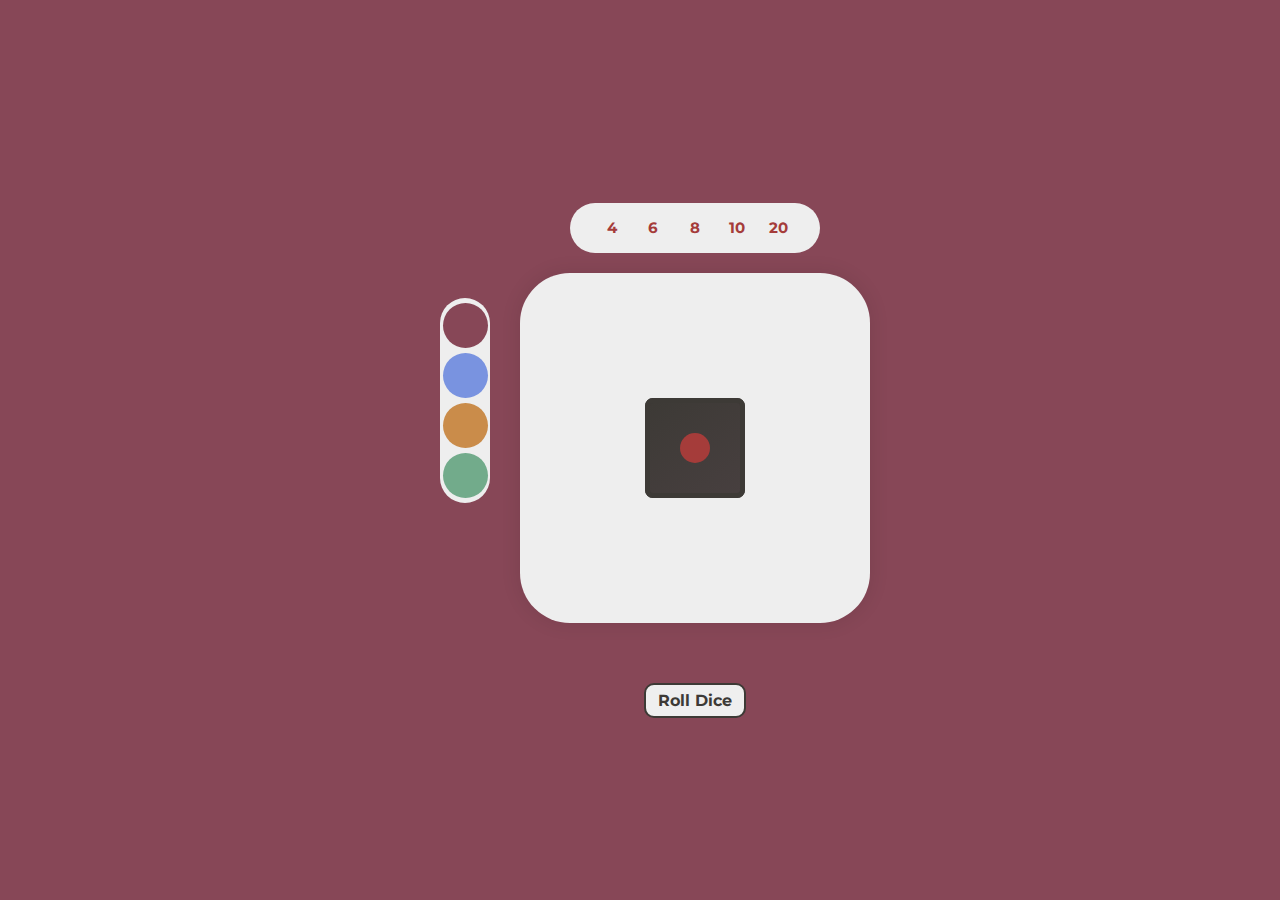
<file: index.html>
<!DOCTYPE html>
<html lang="en">
<head>
    <meta charset="UTF-8">
    <meta name="viewport" content="width=device-width, initial-scale=1.0">
    <title>DnD Online Dice roller</title>
    <link rel="preconnect" href="https://fonts.googleapis.com">
<link rel="preconnect" href="https://fonts.gstatic.com" crossorigin>
<link href="https://fonts.googleapis.com/css2?family=Caveat&family=Libre+Baskerville&family=Montserrat:ital,wght@0,100..900;1,100..900&family=Poppins:wght@300&family=Roboto+Slab:wght@300&display=swap" rel="stylesheet">
    <link rel="stylesheet" href="style.css">

</head>
<body>
    <div class="themes">
        <a href="index.html" class="colour red"></a>
        <a href="blue.html" class="colour blue"></a>
        <a href="yellow.html" class="colour yellow"></a>
        <a href="green.html" class="colour green"></a>
    </div>
    <div class="container">

        <div class="selection">
            
            <a href="">4</a>
            <a href="index.html">6</a>
            <a href="">8</a>
            <a href="">10</a>
            <a href="">20</a>
        </div>
    
        <div class="containers">
            <div class="dice">
                <div class="face front"></div>
                <div class="face back"></div>
                <div class="face top"></div>
                <div class="face bottom"></div>
                <div class="face right"></div>
                <div class="face left"></div>
            </div>
        </div>
    
         <button class="roll">
                Roll Dice
        </button>
    </div>
   

    </div>


    <script src="script.js" type="text/javascript"></script>
   
    
</body>
</html>
</file>
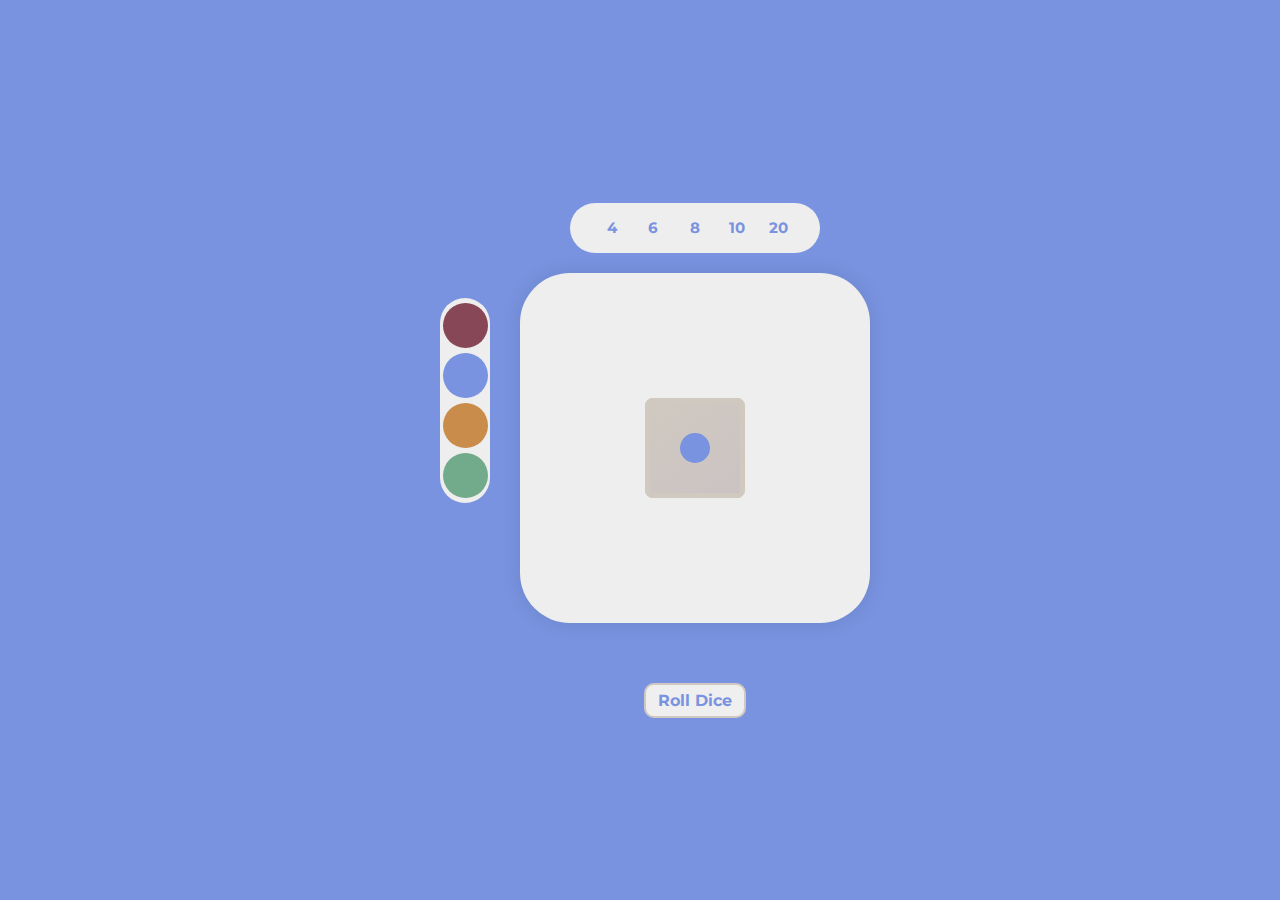
<file: blue.html>
<!DOCTYPE html>
<html lang="en">
<head>
    <meta charset="UTF-8">
    <meta name="viewport" content="width=device-width, initial-scale=1.0">
    <title>DnD Online Dice roller</title>
    <link rel="preconnect" href="https://fonts.googleapis.com">
<link rel="preconnect" href="https://fonts.gstatic.com" crossorigin>
<link href="https://fonts.googleapis.com/css2?family=Caveat&family=Libre+Baskerville&family=Montserrat:ital,wght@0,100..900;1,100..900&family=Poppins:wght@300&family=Roboto+Slab:wght@300&display=swap" rel="stylesheet">
    <link rel="stylesheet" href="blue.css">

</head>
<body>
    <div class="themes">
        <a href="index.html" class="colour red"></a>
        <a href="blue.html" class="colour blue"></a>
        <a href="yellow.html" class="colour yellow"></a>
        <a href="green.html" class="colour green"></a>
    </div>
    <div class="container">

        <div class="selection">
            
            <a href="">4</a>
            <a href="index.html">6</a>
            <a href="">8</a>
            <a href="">10</a>
            <a href="">20</a>
        </div>
    
        <div class="containers">
            <div class="dice">
                <div class="face front"></div>
                <div class="face back"></div>
                <div class="face top"></div>
                <div class="face bottom"></div>
                <div class="face right"></div>
                <div class="face left"></div>
            </div>
        </div>
    
         <button class="roll">
                Roll Dice
        </button>
    </div>
   

    </div>


    <script src="script.js" type="text/javascript"></script>
   
    
</body>
</html>
</file>
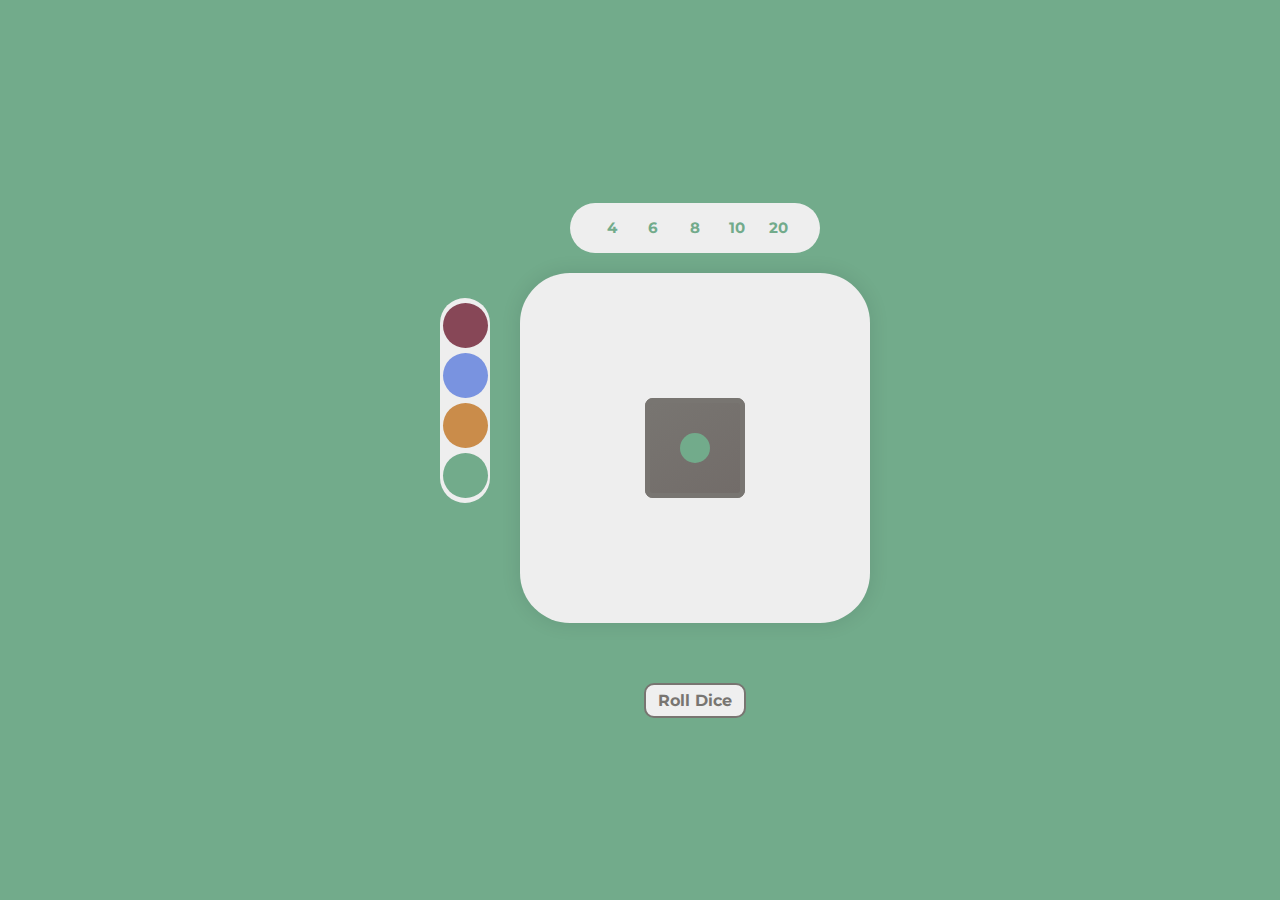
<file: green.html>
<!DOCTYPE html>
<html lang="en">
<head>
    <meta charset="UTF-8">
    <meta name="viewport" content="width=device-width, initial-scale=1.0">
    <title>DnD Online Dice roller</title>
    <link rel="preconnect" href="https://fonts.googleapis.com">
<link rel="preconnect" href="https://fonts.gstatic.com" crossorigin>
<link href="https://fonts.googleapis.com/css2?family=Caveat&family=Libre+Baskerville&family=Montserrat:ital,wght@0,100..900;1,100..900&family=Poppins:wght@300&family=Roboto+Slab:wght@300&display=swap" rel="stylesheet">
    <link rel="stylesheet" href="green.css">

</head>
<body>
    <div class="themes">
        <a href="index.html" class="colour red"></a>
        <a href="blue.html" class="colour blue"></a>
        <a href="yellow.html" class="colour yellow"></a>
        <a href="green.html" class="colour green"></a>
    </div>
    <div class="container">

        <div class="selection">
            
            <a href="">4</a>
            <a href="index.html">6</a>
            <a href="">8</a>
            <a href="">10</a>
            <a href="">20</a>
        </div>
    
        <div class="containers">
            <div class="dice">
                <div class="face front"></div>
                <div class="face back"></div>
                <div class="face top"></div>
                <div class="face bottom"></div>
                <div class="face right"></div>
                <div class="face left"></div>
            </div>
        </div>
    
         <button class="roll">
                Roll Dice
        </button>
    </div>
   

    </div>


    <script src="script.js" type="text/javascript"></script>
   
    
</body>
</html>
</file>
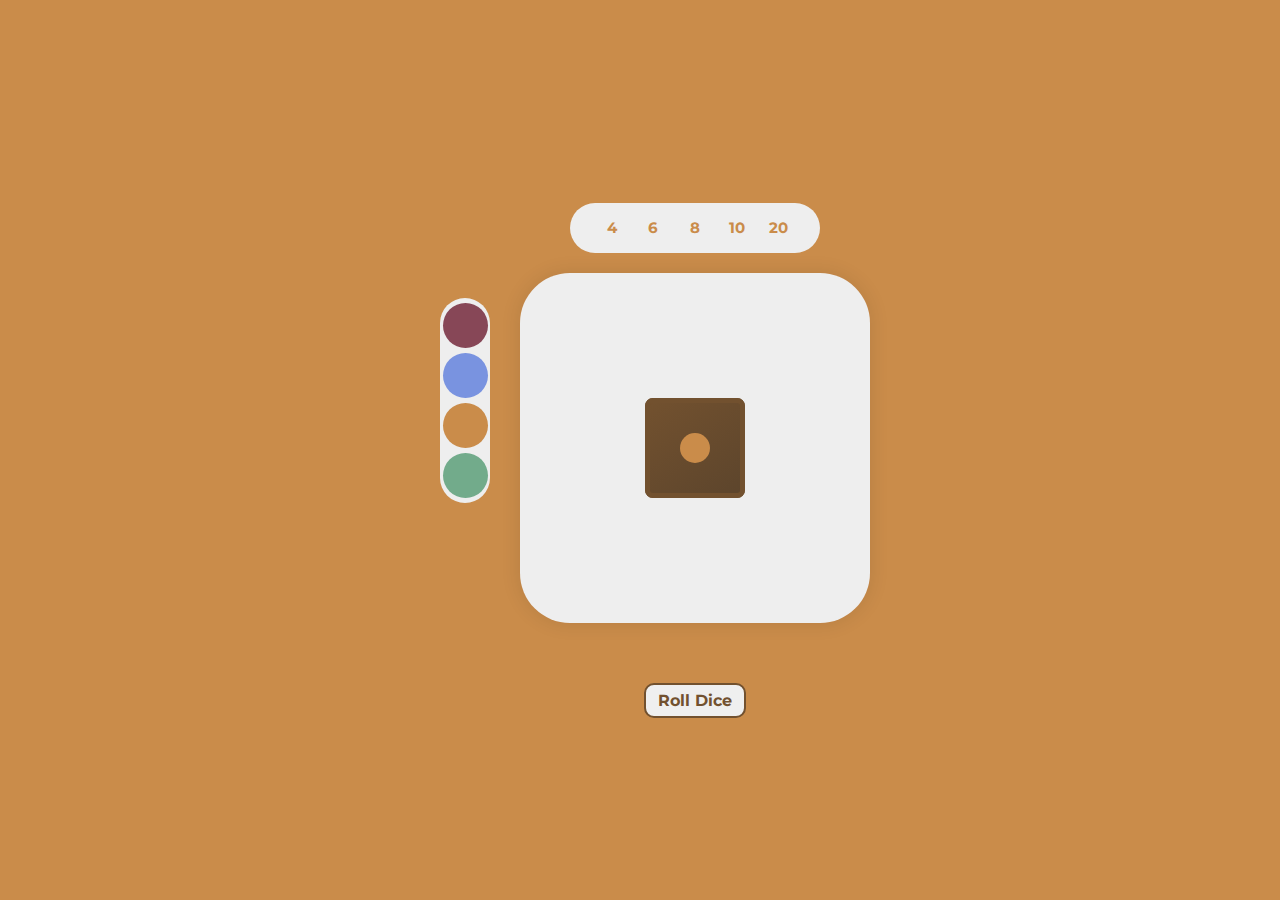
<file: yellow.html>
<!DOCTYPE html>
<html lang="en">
<head>
    <meta charset="UTF-8">
    <meta name="viewport" content="width=device-width, initial-scale=1.0">
    <title>DnD Online Dice roller</title>
    <link rel="preconnect" href="https://fonts.googleapis.com">
<link rel="preconnect" href="https://fonts.gstatic.com" crossorigin>
<link href="https://fonts.googleapis.com/css2?family=Caveat&family=Libre+Baskerville&family=Montserrat:ital,wght@0,100..900;1,100..900&family=Poppins:wght@300&family=Roboto+Slab:wght@300&display=swap" rel="stylesheet">
    <link rel="stylesheet" href="yellow.css">

</head>
<body>
    <div class="themes">
        <a href="index.html" class="colour red"></a>
        <a href="blue.html" class="colour blue"></a>
        <a href="yellow.html" class="colour yellow"></a>
        <a href="green.html" class="colour green"></a>
    </div>
    <div class="container">

        <div class="selection">
            
            <a href="">4</a>
            <a href="index.html">6</a>
            <a href="">8</a>
            <a href="">10</a>
            <a href="">20</a>
        </div>
    
        <div class="containers">
            <div class="dice">
                <div class="face front"></div>
                <div class="face back"></div>
                <div class="face top"></div>
                <div class="face bottom"></div>
                <div class="face right"></div>
                <div class="face left"></div>
            </div>
        </div>
    
         <button class="roll">
                Roll Dice
        </button>
    </div>
   

    </div>


    <script src="script.js" type="text/javascript"></script>
   
    
</body>
</html>
</file>
<file: style.css>
*{
    margin: 0;
    padding: 0;
    border: 0;
    outline: 0;
    box-sizing: border-box;
}

body {
    height: 100vh;
    display: flex;
    align-items: center;
    justify-content: center;
    background: #874757;
}
.themes{
    background-color: #eeeeee;
    height: 205px;
    width: 50px;
    border-radius: 50px;
    margin: 30px;
    position: relative;
    transform: translateY(-50px);
}

.colour{
    display: flex;
    cursor: pointer;
    height: 45px;
    width: 45px;
    position: relative;
    transform: translateX(-2px);
    border-radius: 50%;
    margin: 5px;
}

.red{
    background-color: #874757;
}

.red:focus, .red:hover{
    transition: background-color 4s;
    background: linear-gradient(90deg, #a53c3a, transparent) #ec92a8;
}
.blue{
    background-color: #7993e0;
}

.blue:focus, .blue:hover{
    transition: background-color 4s;
    background: linear-gradient(90deg, #49cbff, transparent) #97a2e9;
}

.yellow{
    background-color: #ca8c4a;
}

.yellow:focus, .yellow:hover{
    transition: background-color 4s;
    background: linear-gradient(90deg, #f6d843, transparent) #beb881;
}

.green{
    background-color: #72ab8b;
}

.green:focus, .green:hover{
    transition: background-color 4s;
    background: linear-gradient(90deg, #3aa573, transparent) #95ec92;
}

.selection{
    background-color: #eeeeee;
    width: 250px;
    height: 50px;
    display: flex;
    align-items: center;
    justify-content: center;padding: 10px;
    border-radius: 50px;
    margin: 20px;
    justify-content: space-evenly;
}

.containers{
    display: flex;
    justify-content: center;
    align-items: center;
    background-color: #eeeeee;
    width: 350px;
    height: 350px;
    border-radius: 50px;
    padding: 60px ;
    
    box-shadow: 0 0 20px rgba(0, 0, 0, .1);
}


.selection a{
    color: #a53c3a;
    width: 20px;
    display: flex;
    flex-direction: column;
    align-items: center;
    text-decoration: none;
    font: 700 15px 'Montserrat';

}

.container {
    display: grid;
    place-items: center;
}


.dice {
    align-items: center;
    position: relative;
    width: 100px;
    height: 100px;
    transform-style: preserve-3d;
    transition: 1s ease;
}

@keyframes rolling {
    50% {
        transform: rotateX(455deg) rotateY(455deg);
    }
}

.face {
    position: absolute;
    width: 100%;
    height: 100%;
    border-radius: 8px;
    border: 5px solid #3d3a36;
    transform-style: preserve-3d;
    background: linear-gradient(
        145deg, #3d3a36, #473f3f
    );
}


.face::before {
    position: absolute;
    content: '';
    width: 100%;
    height: 100%;
    border-radius: 20px;
    background: #473f3f;
    transform: translateZ(-1px);
}

.face::after {
    position: absolute;
    content: '';
    top: 50%;
    left: 50%;
    width: 18px;
    height: 18px;
    border-radius: 50%;
    background: #131210;
}


.front {
    transform: translateZ(50px);
}

.back {
    transform: rotateX(180deg) translateZ(50px);
}

.top {
    transform: rotateX(90deg) translateZ(50px);
}

.bottom {
    transform: rotateX(-90deg) translateZ(50px);
}

.right {
    transform: rotateY(90deg) translateZ(50px);
}

.left {
    transform: rotateY(-90deg) translateZ(50px);
}


.front::after {
    width: 30px;
    height: 30px;
    background: #a53c3a;
    margin: -15px 0 0 -15px;
}

.back::after {
    margin: -35px 0 0 -30px;
    box-shadow: 40px 0,
                0 25px,
                40px 25px,
                0 50px,
                40px 50px;
}

.top::after {
    margin: -30px 0 0 -30px;
    box-shadow: 40px 40px;
}

.bottom::after {
    margin: -36px 0 0 -36px;
    box-shadow: 26px 26px,
                52px 52px,
                52px 0,
                0 52px;
}

.right::after {
    margin: -30px 0 0 -30px;
    box-shadow: 40px 0,
    0 40px,
    40px 40px;
}

.left::after {
    margin: -35px 0 0 -35px;
    box-shadow: 25px 25px,
                50px 50px;
}

.roll {
    cursor: pointer;
    color: #3d3a36;
    margin-top: 60px;
    padding: 6px 12px;
    border-radius: 10px;
    font: 700 16px 'Montserrat';
    border: 2px solid #3d3a36;
    transition: .4s;
}

.roll:hover {
    color: #eeeeee;
    background: #3d3a36;
}
</file>
<file: blue.css>
*{
    margin: 0;
    padding: 0;
    border: 0;
    outline: 0;
    box-sizing: border-box;
}

body {
    height: 100vh;
    display: flex;
    align-items: center;
    justify-content: center;
    background: #7993e0;
}
.themes{
    background-color: #eeeeee;
    height: 205px;
    width: 50px;
    border-radius: 50px;
    margin: 30px;
    position: relative;
    transform: translateY(-50px);
}

.colour{
    display: flex;
    cursor: pointer;
    height: 45px;
    width: 45px;
    position: relative;
    transform: translateX(-2px);
    border-radius: 50%;
    margin: 5px;
}

.red{
    background-color: #874757;
}

.red:focus, .red:hover{
    transition: background-color 4s;
    background: linear-gradient(90deg, #a53c3a, transparent) #ec92a8;
}
.blue{
    background-color: #7993e0;
}

.blue:focus, .blue:hover{
    transition: background-color 4s;
    background: linear-gradient(90deg, #49cbff, transparent) #97a2e9;
}

.yellow{
    background-color: #ca8c4a;
}

.yellow:focus, .yellow:hover{
    transition: background-color 4s;
    background: linear-gradient(90deg, #f6d843, transparent) #beb881;
}

.green{
    background-color: #72ab8b;
}

.green:focus, .green:hover{
    transition: background-color 4s;
    background: linear-gradient(90deg, #3aa573, transparent) #95ec92;
}

.selection{
    background-color: #eeeeee;
    width: 250px;
    height: 50px;
    display: flex;
    align-items: center;
    justify-content: center;padding: 10px;
    border-radius: 50px;
    margin: 20px;
    justify-content: space-evenly;
}

.containers{
    display: flex;
    justify-content: center;
    align-items: center;
    background-color: #eeeeee;
    width: 350px;
    height: 350px;
    border-radius: 50px;
    padding: 60px ;
    
    box-shadow: 0 0 20px rgba(0, 0, 0, .1);
}


.selection a{
    color: #7993e0;
    width: 20px;
    display: flex;
    flex-direction: column;
    align-items: center;
    text-decoration: none;
    font: 700 15px 'Montserrat';

}

.container {
    display: grid;
    place-items: center;
}


.dice {
    align-items: center;
    position: relative;
    width: 100px;
    height: 100px;
    transform-style: preserve-3d;
    transition: 1s ease;
}

@keyframes rolling {
    50% {
        transform: rotateX(455deg) rotateY(455deg);
    }
}

.face {
    position: absolute;
    width: 100%;
    height: 100%;
    border-radius: 8px;
    border: 5px solid #d0c9c0;
    transform-style: preserve-3d;
    background: linear-gradient(
        145deg, #d0c9c0, #cbc3c3
    );
}


.face::before {
    position: absolute;
    content: '';
    width: 100%;
    height: 100%;
    border-radius: 20px;
    background: #d0c9c0;
    transform: translateZ(-1px);
}

.face::after {
    position: absolute;
    content: '';
    top: 50%;
    left: 50%;
    width: 18px;
    height: 18px;
    border-radius: 50%;
    background: #131210;
}


.front {
    transform: translateZ(50px);
}

.back {
    transform: rotateX(180deg) translateZ(50px);
}

.top {
    transform: rotateX(90deg) translateZ(50px);
}

.bottom {
    transform: rotateX(-90deg) translateZ(50px);
}

.right {
    transform: rotateY(90deg) translateZ(50px);
}

.left {
    transform: rotateY(-90deg) translateZ(50px);
}


.front::after {
    width: 30px;
    height: 30px;
    background: #7993e0;
    margin: -15px 0 0 -15px;
}

.back::after {
    margin: -35px 0 0 -30px;
    box-shadow: 40px 0,
                0 25px,
                40px 25px,
                0 50px,
                40px 50px;
}

.top::after {
    margin: -30px 0 0 -30px;
    box-shadow: 40px 40px;
}

.bottom::after {
    margin: -36px 0 0 -36px;
    box-shadow: 26px 26px,
                52px 52px,
                52px 0,
                0 52px;
}

.right::after {
    margin: -30px 0 0 -30px;
    box-shadow: 40px 0,
    0 40px,
    40px 40px;
}

.left::after {
    margin: -35px 0 0 -35px;
    box-shadow: 25px 25px,
                50px 50px;
}

.roll {
    cursor: pointer;
    color: #7993e0;
    margin-top: 60px;
    padding: 6px 12px;
    border-radius: 10px;
    font: 700 16px 'Montserrat';
    border: 2px solid #d0c9c0;
    transition: .4s;
}

.roll:hover {
    color: #605757;
    background: #d0c9c0;
}
</file>
<file: green.css>
*{
    margin: 0;
    padding: 0;
    border: 0;
    outline: 0;
    box-sizing: border-box;
}

body {
    height: 100vh;
    display: flex;
    align-items: center;
    justify-content: center;
    background: #72ab8b;
}
.themes{
    background-color: #eeeeee;
    height: 205px;
    width: 50px;
    border-radius: 50px;
    margin: 30px;
    position: relative;
    transform: translateY(-50px);
}

.colour{
    display: flex;
    cursor: pointer;
    height: 45px;
    width: 45px;
    position: relative;
    transform: translateX(-2px);
    border-radius: 50%;
    margin: 5px;
}

.red{
    background-color: #874757;
}

.red:focus, .red:hover{
    transition: background-color 4s;
    background: linear-gradient(90deg, #a53c3a, transparent) #ec92a8;
}
.blue{
    background-color: #7993e0;
}

.blue:focus, .blue:hover{
    transition: background-color 4s;
    background: linear-gradient(90deg, #49cbff, transparent) #97a2e9;
}

.yellow{
    background-color: #ca8c4a;
}

.yellow:focus, .yellow:hover{
    transition: background-color 4s;
    background: linear-gradient(90deg, #f6d843, transparent) #beb881;
}

.green{
    background-color: #72ab8b;
}

.green:focus, .green:hover{
    transition: background-color 4s;
    background: linear-gradient(90deg, #3aa573, transparent) #95ec92;
}

.selection{
    background-color: #eeeeee;
    width: 250px;
    height: 50px;
    display: flex;
    align-items: center;
    justify-content: center;padding: 10px;
    border-radius: 50px;
    margin: 20px;
    justify-content: space-evenly;
}

.containers{
    display: flex;
    justify-content: center;
    align-items: center;
    background-color: #eeeeee;
    width: 350px;
    height: 350px;
    border-radius: 50px;
    padding: 60px ;
    
    box-shadow: 0 0 20px rgba(0, 0, 0, .1);
}


.selection a{
    color: #72ab8b;
    width: 20px;
    display: flex;
    flex-direction: column;
    align-items: center;
    text-decoration: none;
    font: 700 15px 'Montserrat';

}

.container {
    display: grid;
    place-items: center;
}


.dice {
    align-items: center;
    position: relative;
    width: 100px;
    height: 100px;
    transform-style: preserve-3d;
    transition: 1s ease;
}

@keyframes rolling {
    50% {
        transform: rotateX(455deg) rotateY(455deg);
    }
}

.face {
    position: absolute;
    width: 100%;
    height: 100%;
    border-radius: 8px;
    border: 5px solid #787571;
    transform-style: preserve-3d;
    background: linear-gradient(
        145deg, #787571, #726c69
    );
}


.face::before {
    position: absolute;
    content: '';
    width: 100%;
    height: 100%;
    border-radius: 20px;
    background: #787571;
    transform: translateZ(-1px);
}

.face::after {
    position: absolute;
    content: '';
    top: 50%;
    left: 50%;
    width: 18px;
    height: 18px;
    border-radius: 50%;
    background: #131210;
}


.front {
    transform: translateZ(50px);
}

.back {
    transform: rotateX(180deg) translateZ(50px);
}

.top {
    transform: rotateX(90deg) translateZ(50px);
}

.bottom {
    transform: rotateX(-90deg) translateZ(50px);
}

.right {
    transform: rotateY(90deg) translateZ(50px);
}

.left {
    transform: rotateY(-90deg) translateZ(50px);
}


.front::after {
    width: 30px;
    height: 30px;
    background: #72ab8b;
    margin: -15px 0 0 -15px;
}

.back::after {
    margin: -35px 0 0 -30px;
    box-shadow: 40px 0,
                0 25px,
                40px 25px,
                0 50px,
                40px 50px;
}

.top::after {
    margin: -30px 0 0 -30px;
    box-shadow: 40px 40px;
}

.bottom::after {
    margin: -36px 0 0 -36px;
    box-shadow: 26px 26px,
                52px 52px,
                52px 0,
                0 52px;
}

.right::after {
    margin: -30px 0 0 -30px;
    box-shadow: 40px 0,
    0 40px,
    40px 40px;
}

.left::after {
    margin: -35px 0 0 -35px;
    box-shadow: 25px 25px,
                50px 50px;
}

.roll {
    cursor: pointer;
    color: #787571;
    margin-top: 60px;
    padding: 6px 12px;
    border-radius: 10px;
    font: 700 16px 'Montserrat';
    border: 2px solid #787571;
    transition: .4s;
}

.roll:hover {
    color: #eeeeee;
    background: #787571;
}
</file>
<file: yellow.css>
*{
    margin: 0;
    padding: 0;
    border: 0;
    outline: 0;
    box-sizing: border-box;
}

body {
    height: 100vh;
    display: flex;
    align-items: center;
    justify-content: center;
    background: #ca8c4a;
}
.themes{
    background-color: #eeeeee;
    height: 205px;
    width: 50px;
    border-radius: 50px;
    margin: 30px;
    position: relative;
    transform: translateY(-50px);
}

.colour{
    display: flex;
    cursor: pointer;
    height: 45px;
    width: 45px;
    position: relative;
    transform: translateX(-2px);
    border-radius: 50%;
    margin: 5px;
}

.red{
    background-color: #874757;
}

.red:focus, .red:hover{
    transition: background-color 4s;
    background: linear-gradient(90deg, #a53c3a, transparent) #ec92a8;
}
.blue{
    background-color: #7993e0;
}

.blue:focus, .blue:hover{
    transition: background-color 4s;
    background: linear-gradient(90deg, #49cbff, transparent) #97a2e9;
}

.yellow{
    background-color: #ca8c4a;
}

.yellow:focus, .yellow:hover{
    transition: background-color 4s;
    background: linear-gradient(90deg, #f6d843, transparent) #beb881;
}

.green{
    background-color: #72ab8b;
}

.green:focus, .green:hover{
    transition: background-color 4s;
    background: linear-gradient(90deg, #3aa573, transparent) #95ec92;
}

.selection{
    background-color: #eeeeee;
    width: 250px;
    height: 50px;
    display: flex;
    align-items: center;
    justify-content: center;padding: 10px;
    border-radius: 50px;
    margin: 20px;
    justify-content: space-evenly;
}

.containers{
    display: flex;
    justify-content: center;
    align-items: center;
    background-color: #eeeeee;
    width: 350px;
    height: 350px;
    border-radius: 50px;
    padding: 60px ;
    
    box-shadow: 0 0 20px rgba(0, 0, 0, .1);
}


.selection a{
    color: #ca8c4a;
    width: 20px;
    display: flex;
    flex-direction: column;
    align-items: center;
    text-decoration: none;
    font: 700 15px 'Montserrat';

}

.container {
    display: grid;
    place-items: center;
}


.dice {
    align-items: center;
    position: relative;
    width: 100px;
    height: 100px;
    transform-style: preserve-3d;
    transition: 1s ease;
}

@keyframes rolling {
    50% {
        transform: rotateX(455deg) rotateY(455deg);
    }
}

.face {
    position: absolute;
    width: 100%;
    height: 100%;
    border-radius: 8px;
    border: 5px solid #72512f;
    transform-style: preserve-3d;
    background: linear-gradient(
        145deg, #72512f, #5d452c
    );
}


.face::before {
    position: absolute;
    content: '';
    width: 100%;
    height: 100%;
    border-radius: 20px;
    background: #72512f;
    transform: translateZ(-1px);
}

.face::after {
    position: absolute;
    content: '';
    top: 50%;
    left: 50%;
    width: 18px;
    height: 18px;
    border-radius: 50%;
    background: #131210;
}


.front {
    transform: translateZ(50px);
}

.back {
    transform: rotateX(180deg) translateZ(50px);
}

.top {
    transform: rotateX(90deg) translateZ(50px);
}

.bottom {
    transform: rotateX(-90deg) translateZ(50px);
}

.right {
    transform: rotateY(90deg) translateZ(50px);
}

.left {
    transform: rotateY(-90deg) translateZ(50px);
}


.front::after {
    width: 30px;
    height: 30px;
    background: #ca8c4a;
    margin: -15px 0 0 -15px;
}

.back::after {
    margin: -35px 0 0 -30px;
    box-shadow: 40px 0,
                0 25px,
                40px 25px,
                0 50px,
                40px 50px;
}

.top::after {
    margin: -30px 0 0 -30px;
    box-shadow: 40px 40px;
}

.bottom::after {
    margin: -36px 0 0 -36px;
    box-shadow: 26px 26px,
                52px 52px,
                52px 0,
                0 52px;
}

.right::after {
    margin: -30px 0 0 -30px;
    box-shadow: 40px 0,
    0 40px,
    40px 40px;
}

.left::after {
    margin: -35px 0 0 -35px;
    box-shadow: 25px 25px,
                50px 50px;
}

.roll {
    cursor: pointer;
    color: #72512f;
    margin-top: 60px;
    padding: 6px 12px;
    border-radius: 10px;
    font: 700 16px 'Montserrat';
    border: 2px solid #72512f;
    transition: .4s;
}

.roll:hover {
    color: #eeeeee;
    background: #72512f;
}
</file>
